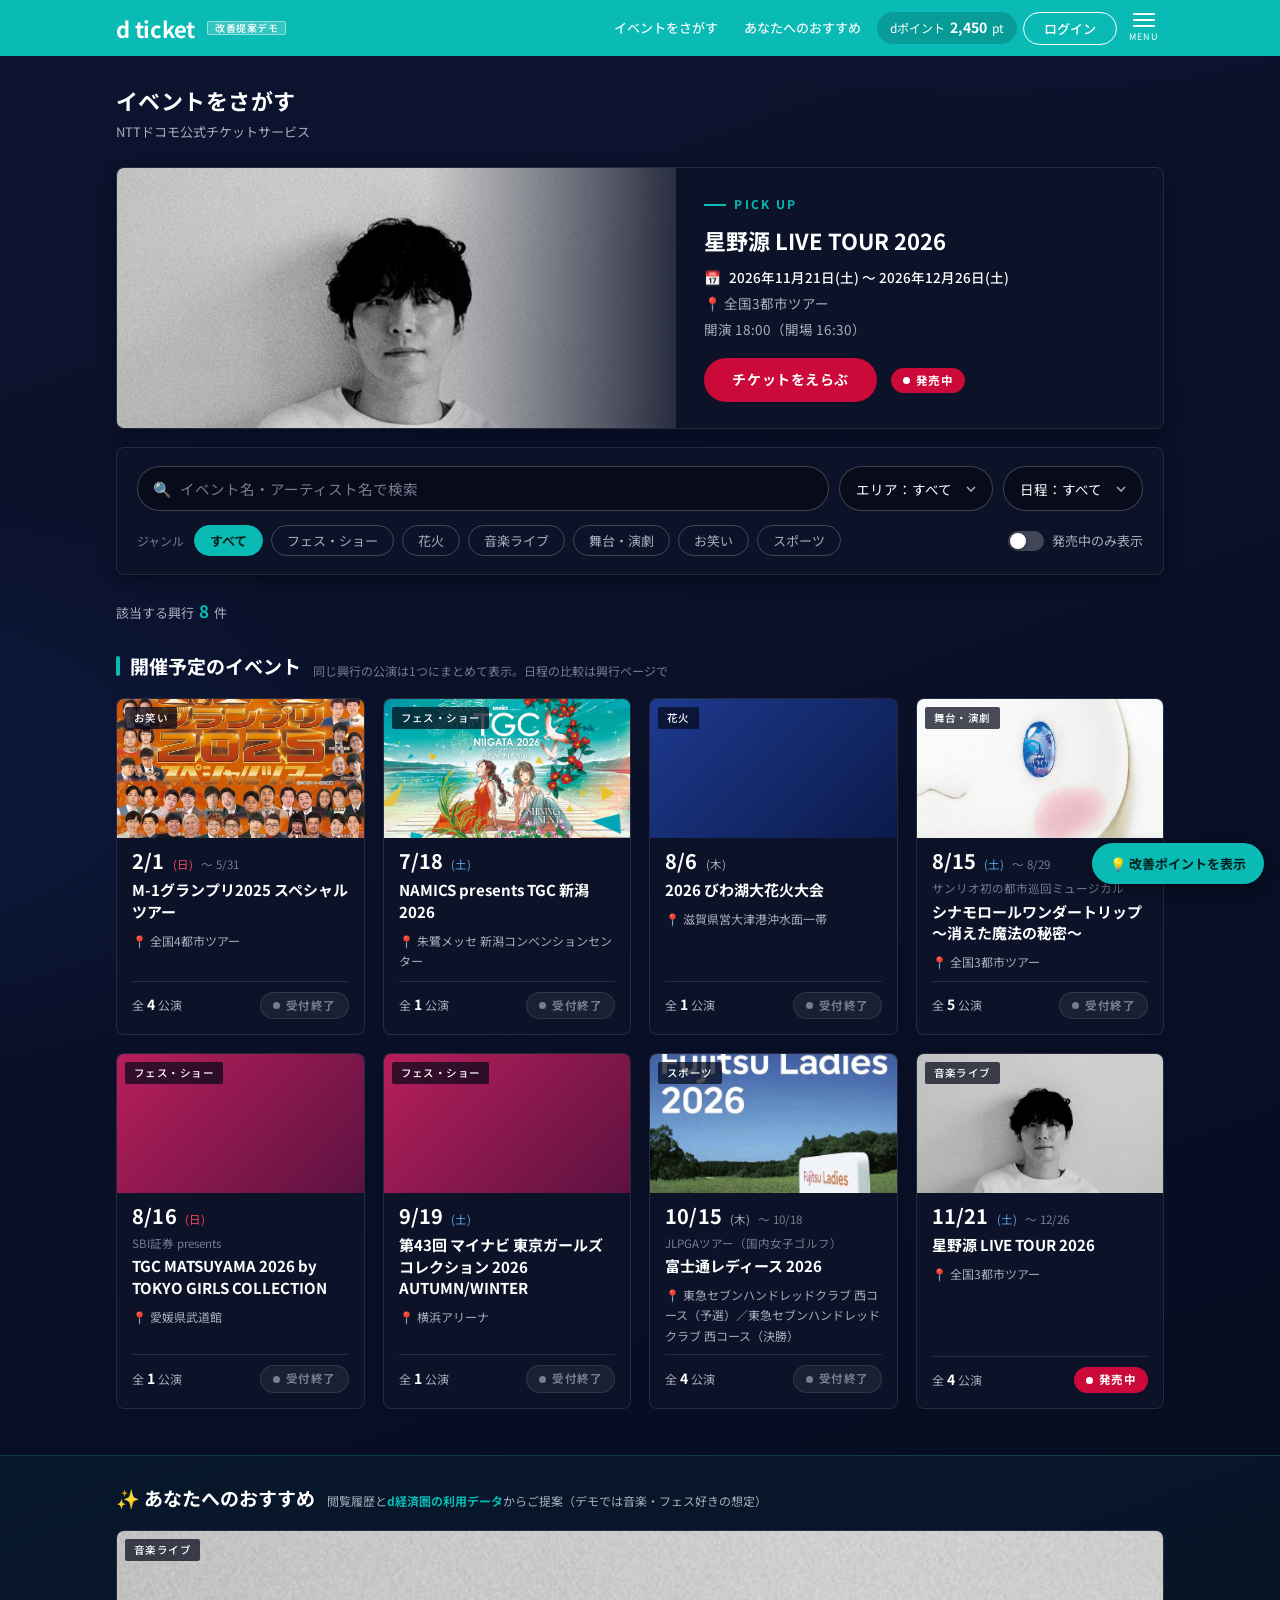
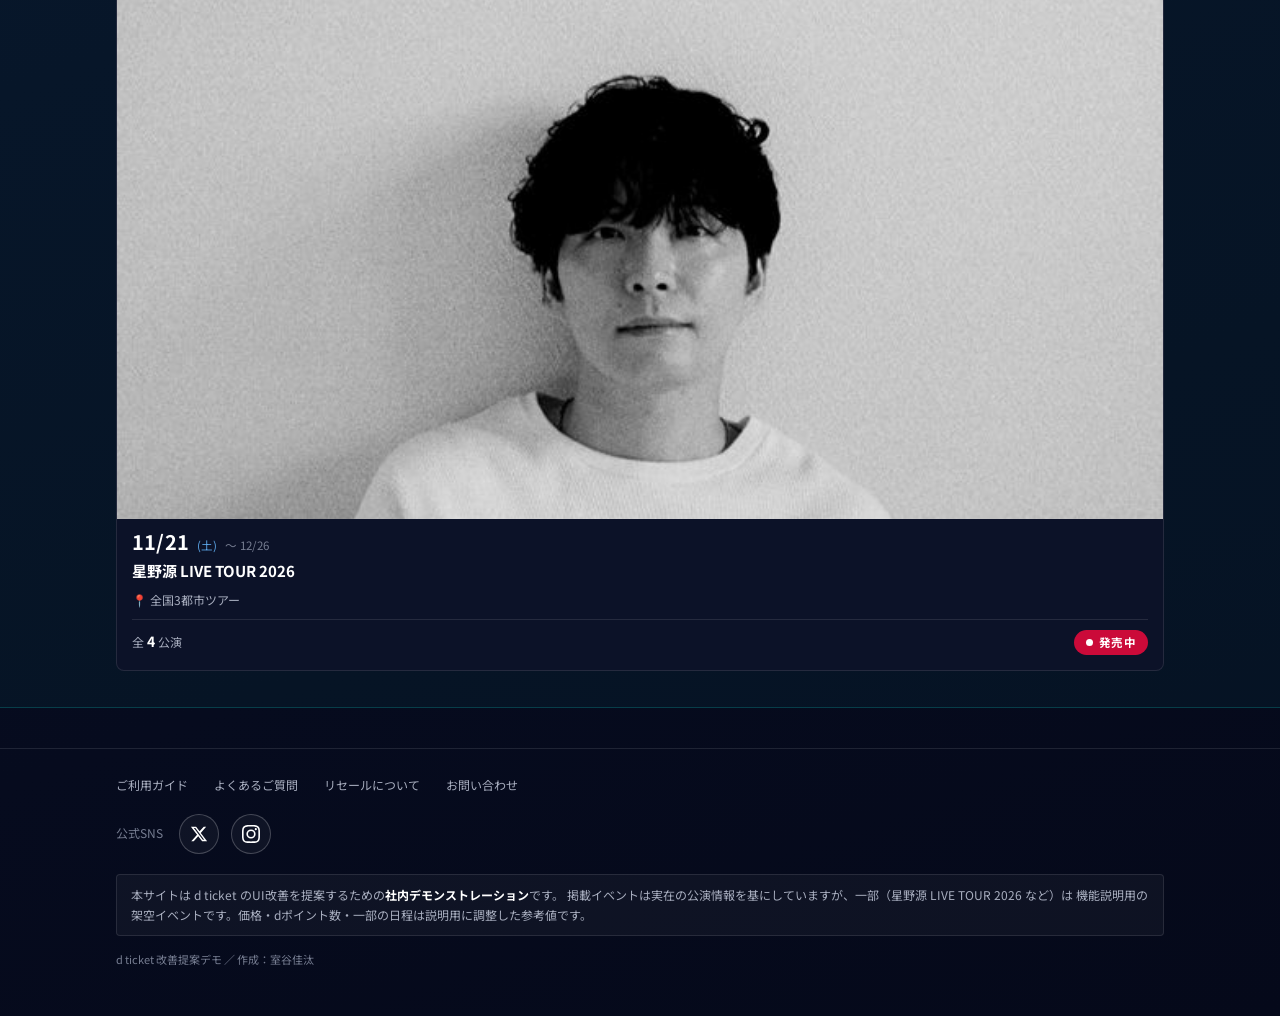
<file: index.html>
<!doctype html>
<html lang="ja">
<head>
  <meta charset="utf-8">
  <title>d ticket｜改善提案デモ</title>
  <meta name="description" content="d ticket UI改善提案のデモサイト。検索・絞り込み、興行ごとのページ、発売状況の明示、サイト内レコメンドを実装したプロトタイプです。">
  <meta name="viewport" content="width=device-width,initial-scale=1">
  <meta name="theme-color" content="#0abab5">
  <link rel="preconnect" href="https://fonts.googleapis.com">
  <link rel="preconnect" href="https://fonts.gstatic.com" crossorigin>
  <link href="https://fonts.googleapis.com/css2?family=Noto+Sans+JP:wght@400;500;700&display=swap" rel="stylesheet">
  <link rel="stylesheet" href="css/style.css">
</head>
<body>

  <header class="site-header">
    <div class="wrap">
      <a class="logo" href="index.html">
        d&nbsp;ticket
        <span class="demo-tag">改善提案デモ</span>
      </a>
      <nav class="header-nav">
        <a href="#events">イベントをさがす</a>
        <a href="#recommend">あなたへのおすすめ</a>
        <span class="dpoint">dポイント <b>2,450</b> pt</span>
        <button class="login-btn" type="button">ログイン</button>
        <button class="menu-btn" id="menu-btn" type="button" aria-label="メニューを開く" data-point="リセール・分配はメニューに集約">
          <span class="bars"><span></span><span></span><span></span></span>
          <span class="menu-label">MENU</span>
        </button>
      </nav>
    </div>
  </header>

  <div class="drawer-backdrop" id="drawer-backdrop"></div>
  <nav class="drawer" id="drawer" aria-label="メニュー">
    <div class="drawer-head">
      <span>d&nbsp;ticket</span>
      <button class="drawer-close" id="drawer-close" type="button" aria-label="メニューを閉じる">&times;</button>
    </div>
    <span class="drawer-group-label">チケット</span>
    <a class="drawer-item" href="index.html#events">
      <span class="d-ico">&#128269;</span>
      <span class="d-main">イベントをさがす</span>
      <span class="arrow">&#8250;</span>
    </a>
    <a class="drawer-item" href="#" data-demo="公式リセールへ進みます。行けなくなったチケットを定価で安心・安全に売買できます">
      <span class="d-ico">&#128257;</span>
      <span class="d-main">リセール<span class="d-desc">行けなくなったチケットを売る・買う</span></span>
      <span class="arrow">&#8250;</span>
    </a>
    <a class="drawer-item" href="#" data-demo="チケット分配へ進みます。購入したチケットを同行者に送れます">
      <span class="d-ico">&#128228;</span>
      <span class="d-main">チケット分配<span class="d-desc">同行者にチケットを送る</span></span>
      <span class="arrow">&#8250;</span>
    </a>
    <a class="drawer-item" href="#" data-demo="購入済みチケットの一覧へ進みます">
      <span class="d-ico">&#127903;</span>
      <span class="d-main">チケット一覧</span>
      <span class="arrow">&#8250;</span>
    </a>
    <span class="drawer-group-label">サポート</span>
    <a class="drawer-item" href="#" data-demo="ご利用ガイドを表示します">
      <span class="d-ico">&#128214;</span>
      <span class="d-main">ご利用ガイド</span>
      <span class="arrow">&#8250;</span>
    </a>
    <a class="drawer-item" href="#" data-demo="よくあるご質問を表示します">
      <span class="d-ico">&#10067;</span>
      <span class="d-main">よくあるご質問</span>
      <span class="arrow">&#8250;</span>
    </a>
    <div class="drawer-foot">
      <button class="login-btn" type="button" data-demo="ログイン画面へ進みます">ログイン</button>
    </div>
  </nav>

  <div class="wrap">
    <div class="page-bar">
      <h1>イベントをさがす</h1>
      <p>NTTドコモ公式チケットサービス</p>
    </div>

    <!-- 注目興行 -->
    <div id="featured"></div>

    <!-- 改善① 検索・絞り込み -->
    <div class="search-panel" data-point="改善① 検索・絞り込み（現状：機能なし）">
      <div class="search-row">
        <div class="search-box">
          <span class="icon">&#128269;</span>
          <input id="keyword" type="search" placeholder="イベント名・アーティスト名で検索" autocomplete="off">
        </div>
        <select id="region-select">
          <option value="">エリア：すべて</option>
        </select>
        <select id="month-select">
          <option value="">日程：すべて</option>
        </select>
      </div>
      <div class="chip-row">
        <span class="label">ジャンル</span>
        <span id="genre-chips" style="display:contents"></span>
        <label class="toggle-onsale" data-point="改善③ 発売中だけに絞れる">
          <input id="onsale-only" type="checkbox">
          <span class="switch"></span>
          発売中のみ表示
        </label>
      </div>
    </div>

    <div class="result-meta">
      <span class="count">該当する興行 <b id="result-count">0</b> 件</span>
      <button class="clear-filters" id="clear-filters" type="button">条件をクリア</button>
    </div>

    <!-- 改善② 興行単位の一覧 -->
    <section class="section" id="events">
      <div class="section-head" data-point="改善② 日時順の羅列 → 興行単位のカードに">
        <h2>開催予定のイベント</h2>
        <span class="sub">同じ興行の公演は1つにまとめて表示。日程の比較は興行ページで</span>
      </div>
      <div class="event-grid" id="event-grid"></div>
      <div class="empty-state" id="empty-state" hidden>
        <div class="big">&#127915;</div>
        条件に合う興行が見つかりませんでした。<br>条件を変えてお試しください。
      </div>
    </section>
  </div>

  <!-- 改善④ サイト内レコメンド -->
  <section class="recommend-section" id="recommend">
    <div class="wrap">
      <div class="recommend-head" data-point="改善④ レコメンドをメール限定 → サイト内に">
        <h2>&#10024; あなたへのおすすめ</h2>
        <span class="why">閲覧履歴と<b>d経済圏の利用データ</b>からご提案（デモでは音楽・フェス好きの想定）</span>
      </div>
      <div class="recommend-strip" id="recommend-strip"></div>
    </div>
  </section>

  <footer class="site-footer">
    <div class="wrap">
      <div class="foot-grid">
        <a href="#">ご利用ガイド</a>
        <a href="#">よくあるご質問</a>
        <a href="#">リセールについて</a>
        <a href="#">お問い合わせ</a>
      </div>
      <div class="sns-row">
        <span class="sns-label">公式SNS</span>
        <a class="sns-btn" href="#" aria-label="X（旧Twitter）" data-demo="d ticket 公式Xを開きます">
          <svg viewBox="0 0 24 24" aria-hidden="true"><path d="M18.244 2.25h3.308l-7.227 8.26 8.502 11.24H16.17l-5.214-6.817L4.99 21.75H1.68l7.73-8.835L1.254 2.25H8.08l4.713 6.231 5.451-6.231zm-1.161 17.52h1.833L7.084 4.126H5.117l11.966 15.644z"/></svg>
        </a>
        <a class="sns-btn" href="#" aria-label="Instagram" data-demo="d ticket 公式Instagramを開きます">
          <svg viewBox="0 0 24 24" aria-hidden="true"><path d="M12 2.163c3.204 0 3.584.012 4.85.07 3.252.148 4.771 1.691 4.919 4.919.058 1.265.069 1.645.069 4.849 0 3.205-.012 3.584-.069 4.849-.149 3.225-1.664 4.771-4.919 4.919-1.266.058-1.644.07-4.85.07-3.204 0-3.584-.012-4.849-.07-3.26-.149-4.771-1.699-4.919-4.92-.058-1.265-.07-1.644-.07-4.849 0-3.204.013-3.583.07-4.849.149-3.227 1.664-4.771 4.919-4.919 1.266-.057 1.645-.069 4.849-.069zM12 0C8.741 0 8.333.014 7.053.072 2.695.272.273 2.69.073 7.052.014 8.333 0 8.741 0 12c0 3.259.014 3.668.072 4.948.2 4.358 2.618 6.78 6.98 6.98C8.333 23.986 8.741 24 12 24c3.259 0 3.668-.014 4.948-.072 4.354-.2 6.782-2.618 6.979-6.98.059-1.28.073-1.689.073-4.948 0-3.259-.014-3.667-.072-4.947-.196-4.354-2.617-6.78-6.979-6.98C15.668.014 15.259 0 12 0zm0 5.838a6.162 6.162 0 1 0 0 12.324 6.162 6.162 0 0 0 0-12.324zM12 16a4 4 0 1 1 0-8 4 4 0 0 1 0 8zm6.406-11.845a1.44 1.44 0 1 0 0 2.881 1.44 1.44 0 0 0 0-2.881z"/></svg>
        </a>
      </div>
      <p class="disclaimer">
        本サイトは d ticket のUI改善を提案するための<b>社内デモンストレーション</b>です。
        掲載イベントは実在の公演情報を基にしていますが、一部（星野源 LIVE TOUR 2026 など）は
        機能説明用の架空イベントです。価格・dポイント数・一部の日程は説明用に調整した参考値です。
      </p>
      <p class="copy">d ticket 改善提案デモ ／ 作成：室谷佳汰</p>
    </div>
  </footer>

  <button class="points-toggle" id="points-toggle" type="button">&#128161; 改善ポイントを表示</button>

  <script src="js/data.js"></script>
  <script src="js/common.js"></script>
  <script src="js/app.js"></script>
</body>
</html>
</file>
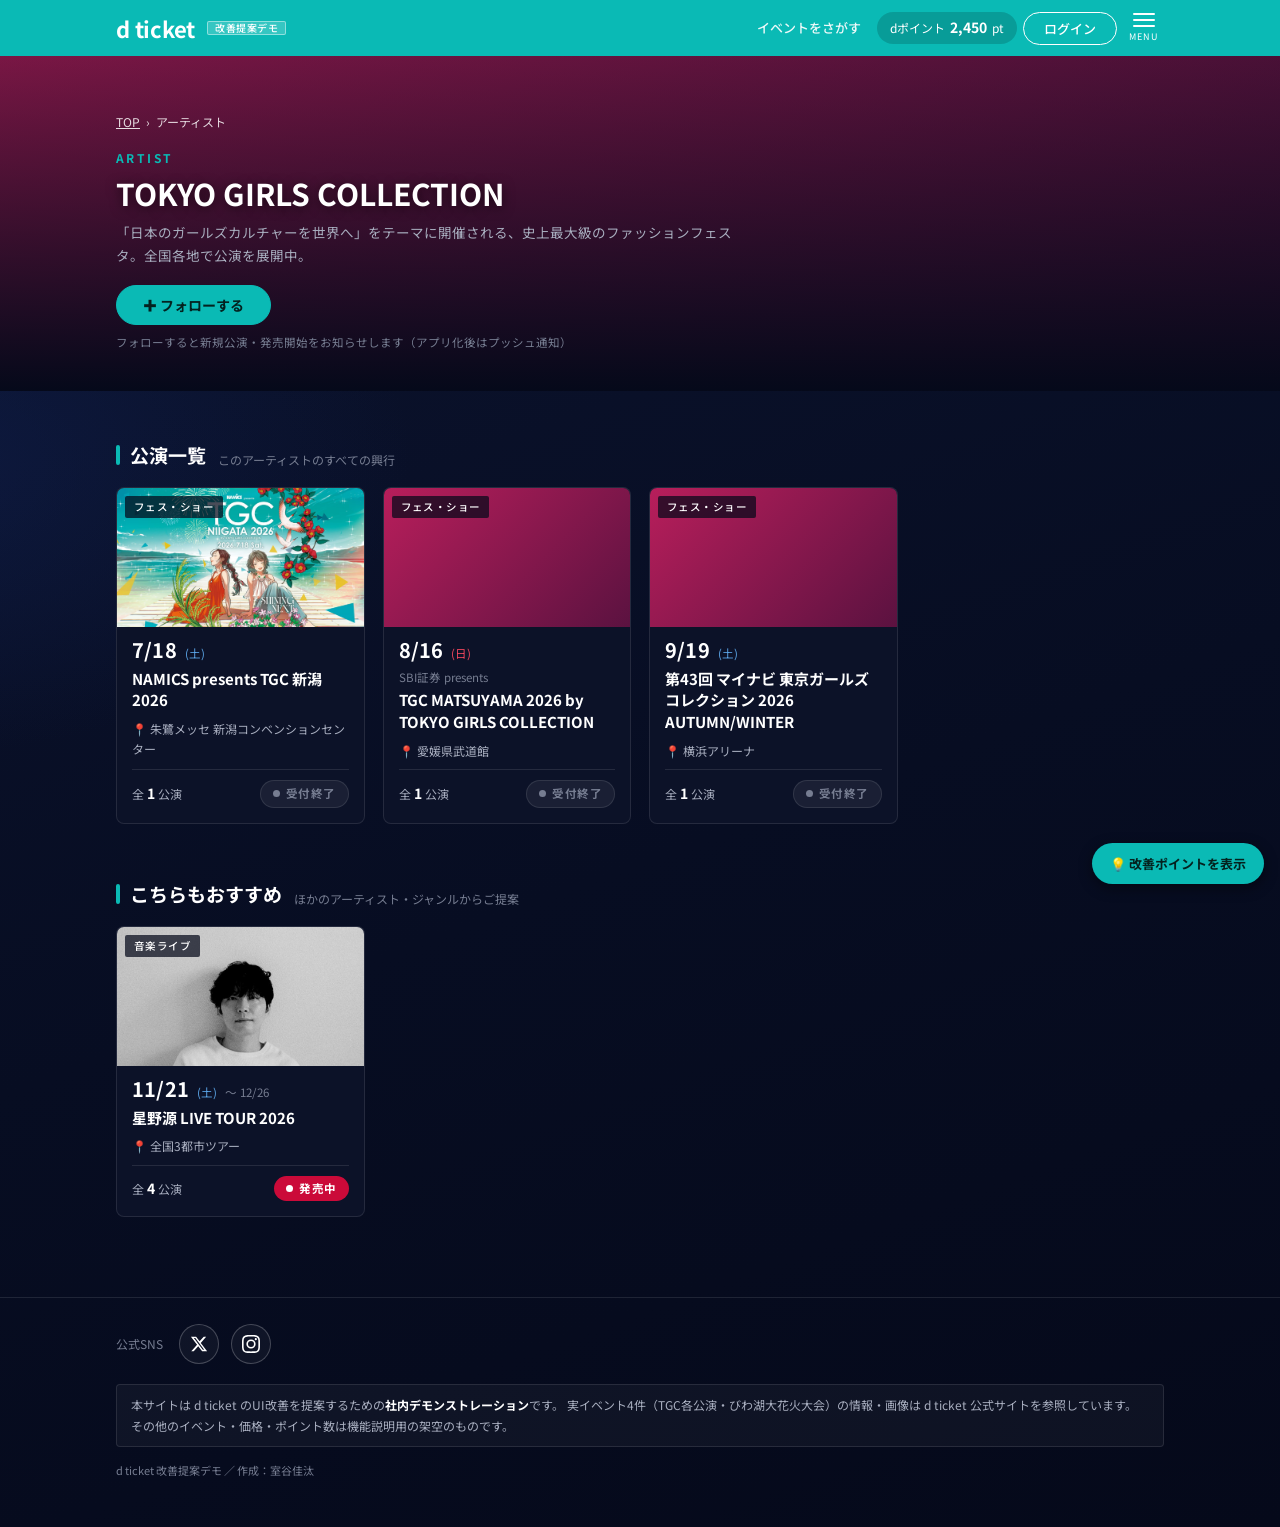
<file: artist.html>
<!doctype html>
<html lang="ja">
<head>
  <meta charset="utf-8">
  <title>アーティスト｜d ticket 改善提案デモ</title>
  <meta name="description" content="アーティスト単位で公演を探せるアーティストページのデモです。">
  <meta name="viewport" content="width=device-width,initial-scale=1">
  <meta name="theme-color" content="#0abab5">
  <link rel="preconnect" href="https://fonts.googleapis.com">
  <link rel="preconnect" href="https://fonts.gstatic.com" crossorigin>
  <link href="https://fonts.googleapis.com/css2?family=Noto+Sans+JP:wght@400;500;700&display=swap" rel="stylesheet">
  <link rel="stylesheet" href="css/style.css">
</head>
<body>

  <header class="site-header">
    <div class="wrap">
      <a class="logo" href="index.html">
        d&nbsp;ticket
        <span class="demo-tag">改善提案デモ</span>
      </a>
      <nav class="header-nav">
        <a href="index.html#events">イベントをさがす</a>
        <span class="dpoint">dポイント <b>2,450</b> pt</span>
        <button class="login-btn" type="button">ログイン</button>
        <button class="menu-btn" id="menu-btn" type="button" aria-label="メニューを開く" data-point="リセール・分配はメニューに集約">
          <span class="bars"><span></span><span></span><span></span></span>
          <span class="menu-label">MENU</span>
        </button>
      </nav>
    </div>
  </header>

  <div class="drawer-backdrop" id="drawer-backdrop"></div>
  <nav class="drawer" id="drawer" aria-label="メニュー">
    <div class="drawer-head">
      <span>d&nbsp;ticket</span>
      <button class="drawer-close" id="drawer-close" type="button" aria-label="メニューを閉じる">&times;</button>
    </div>
    <span class="drawer-group-label">チケット</span>
    <a class="drawer-item" href="index.html#events">
      <span class="d-ico">&#128269;</span>
      <span class="d-main">イベントをさがす</span>
      <span class="arrow">&#8250;</span>
    </a>
    <a class="drawer-item" href="#" data-demo="公式リセールへ進みます。行けなくなったチケットを定価で安心・安全に売買できます">
      <span class="d-ico">&#128257;</span>
      <span class="d-main">リセール<span class="d-desc">行けなくなったチケットを売る・買う</span></span>
      <span class="arrow">&#8250;</span>
    </a>
    <a class="drawer-item" href="#" data-demo="チケット分配へ進みます。購入したチケットを同行者に送れます">
      <span class="d-ico">&#128228;</span>
      <span class="d-main">チケット分配<span class="d-desc">同行者にチケットを送る</span></span>
      <span class="arrow">&#8250;</span>
    </a>
    <a class="drawer-item" href="#" data-demo="購入済みチケットの一覧へ進みます">
      <span class="d-ico">&#127903;</span>
      <span class="d-main">チケット一覧</span>
      <span class="arrow">&#8250;</span>
    </a>
    <span class="drawer-group-label">サポート</span>
    <a class="drawer-item" href="#" data-demo="ご利用ガイドを表示します">
      <span class="d-ico">&#128214;</span>
      <span class="d-main">ご利用ガイド</span>
      <span class="arrow">&#8250;</span>
    </a>
    <a class="drawer-item" href="#" data-demo="よくあるご質問を表示します">
      <span class="d-ico">&#10067;</span>
      <span class="d-main">よくあるご質問</span>
      <span class="arrow">&#8250;</span>
    </a>
    <div class="drawer-foot">
      <button class="login-btn" type="button" data-demo="ログイン画面へ進みます">ログイン</button>
    </div>
  </nav>

  <!-- アーティストヒーロー -->
  <div class="artist-hero" id="artist-hero">
    <div class="wrap">
      <p class="breadcrumb"><a href="index.html">TOP</a> &nbsp;&#8250;&nbsp; アーティスト</p>
      <span class="artist-label">ARTIST</span>
      <h1 id="artist-name"></h1>
      <p class="artist-desc" id="artist-desc"></p>
      <div data-point="フォロー＝発売通知。アプリ化（中長期施策）への布石">
        <button class="follow-btn" id="follow-btn" type="button">&#10010; フォローする</button>
        <span class="follow-note">フォローすると新規公演・発売開始をお知らせします（アプリ化後はプッシュ通知）</span>
      </div>
    </div>
  </div>

  <div class="detail-body">
    <div class="wrap">
      <!-- 公演一覧 -->
      <section class="section">
        <div class="section-head" data-point="アーティスト単位で公演を探せる（N1分析①への回答）">
          <h2>公演一覧</h2>
          <span class="sub">このアーティストのすべての興行</span>
        </div>
        <div class="event-grid" id="artist-grid"></div>
      </section>

      <!-- 他のおすすめ -->
      <section class="section">
        <div class="section-head" data-point="改善④ ここでも次のおすすめを提示">
          <h2>こちらもおすすめ</h2>
          <span class="sub">ほかのアーティスト・ジャンルからご提案</span>
        </div>
        <div class="event-grid" id="other-grid"></div>
      </section>
    </div>
  </div>

  <footer class="site-footer">
    <div class="wrap">
      <div class="sns-row">
        <span class="sns-label">公式SNS</span>
        <a class="sns-btn" href="#" aria-label="X（旧Twitter）" data-demo="d ticket 公式Xを開きます">
          <svg viewBox="0 0 24 24" aria-hidden="true"><path d="M18.244 2.25h3.308l-7.227 8.26 8.502 11.24H16.17l-5.214-6.817L4.99 21.75H1.68l7.73-8.835L1.254 2.25H8.08l4.713 6.231 5.451-6.231zm-1.161 17.52h1.833L7.084 4.126H5.117l11.966 15.644z"/></svg>
        </a>
        <a class="sns-btn" href="#" aria-label="Instagram" data-demo="d ticket 公式Instagramを開きます">
          <svg viewBox="0 0 24 24" aria-hidden="true"><path d="M12 2.163c3.204 0 3.584.012 4.85.07 3.252.148 4.771 1.691 4.919 4.919.058 1.265.069 1.645.069 4.849 0 3.205-.012 3.584-.069 4.849-.149 3.225-1.664 4.771-4.919 4.919-1.266.058-1.644.07-4.85.07-3.204 0-3.584-.012-4.849-.07-3.26-.149-4.771-1.699-4.919-4.92-.058-1.265-.07-1.644-.07-4.849 0-3.204.013-3.583.07-4.849.149-3.227 1.664-4.771 4.919-4.919 1.266-.057 1.645-.069 4.849-.069zM12 0C8.741 0 8.333.014 7.053.072 2.695.272.273 2.69.073 7.052.014 8.333 0 8.741 0 12c0 3.259.014 3.668.072 4.948.2 4.358 2.618 6.78 6.98 6.98C8.333 23.986 8.741 24 12 24c3.259 0 3.668-.014 4.948-.072 4.354-.2 6.782-2.618 6.979-6.98.059-1.28.073-1.689.073-4.948 0-3.259-.014-3.667-.072-4.947-.196-4.354-2.617-6.78-6.979-6.98C15.668.014 15.259 0 12 0zm0 5.838a6.162 6.162 0 1 0 0 12.324 6.162 6.162 0 0 0 0-12.324zM12 16a4 4 0 1 1 0-8 4 4 0 0 1 0 8zm6.406-11.845a1.44 1.44 0 1 0 0 2.881 1.44 1.44 0 0 0 0-2.881z"/></svg>
        </a>
      </div>
      <p class="disclaimer">
        本サイトは d ticket のUI改善を提案するための<b>社内デモンストレーション</b>です。
        実イベント4件（TGC各公演・びわ湖大花火大会）の情報・画像は d ticket 公式サイトを参照しています。
        その他のイベント・価格・ポイント数は機能説明用の架空のものです。
      </p>
      <p class="copy">d ticket 改善提案デモ ／ 作成：室谷佳汰</p>
    </div>
  </footer>

  <button class="points-toggle" id="points-toggle" type="button">&#128161; 改善ポイントを表示</button>

  <script src="js/data.js"></script>
  <script src="js/common.js"></script>
  <script src="js/artist.js"></script>
</body>
</html>
</file>
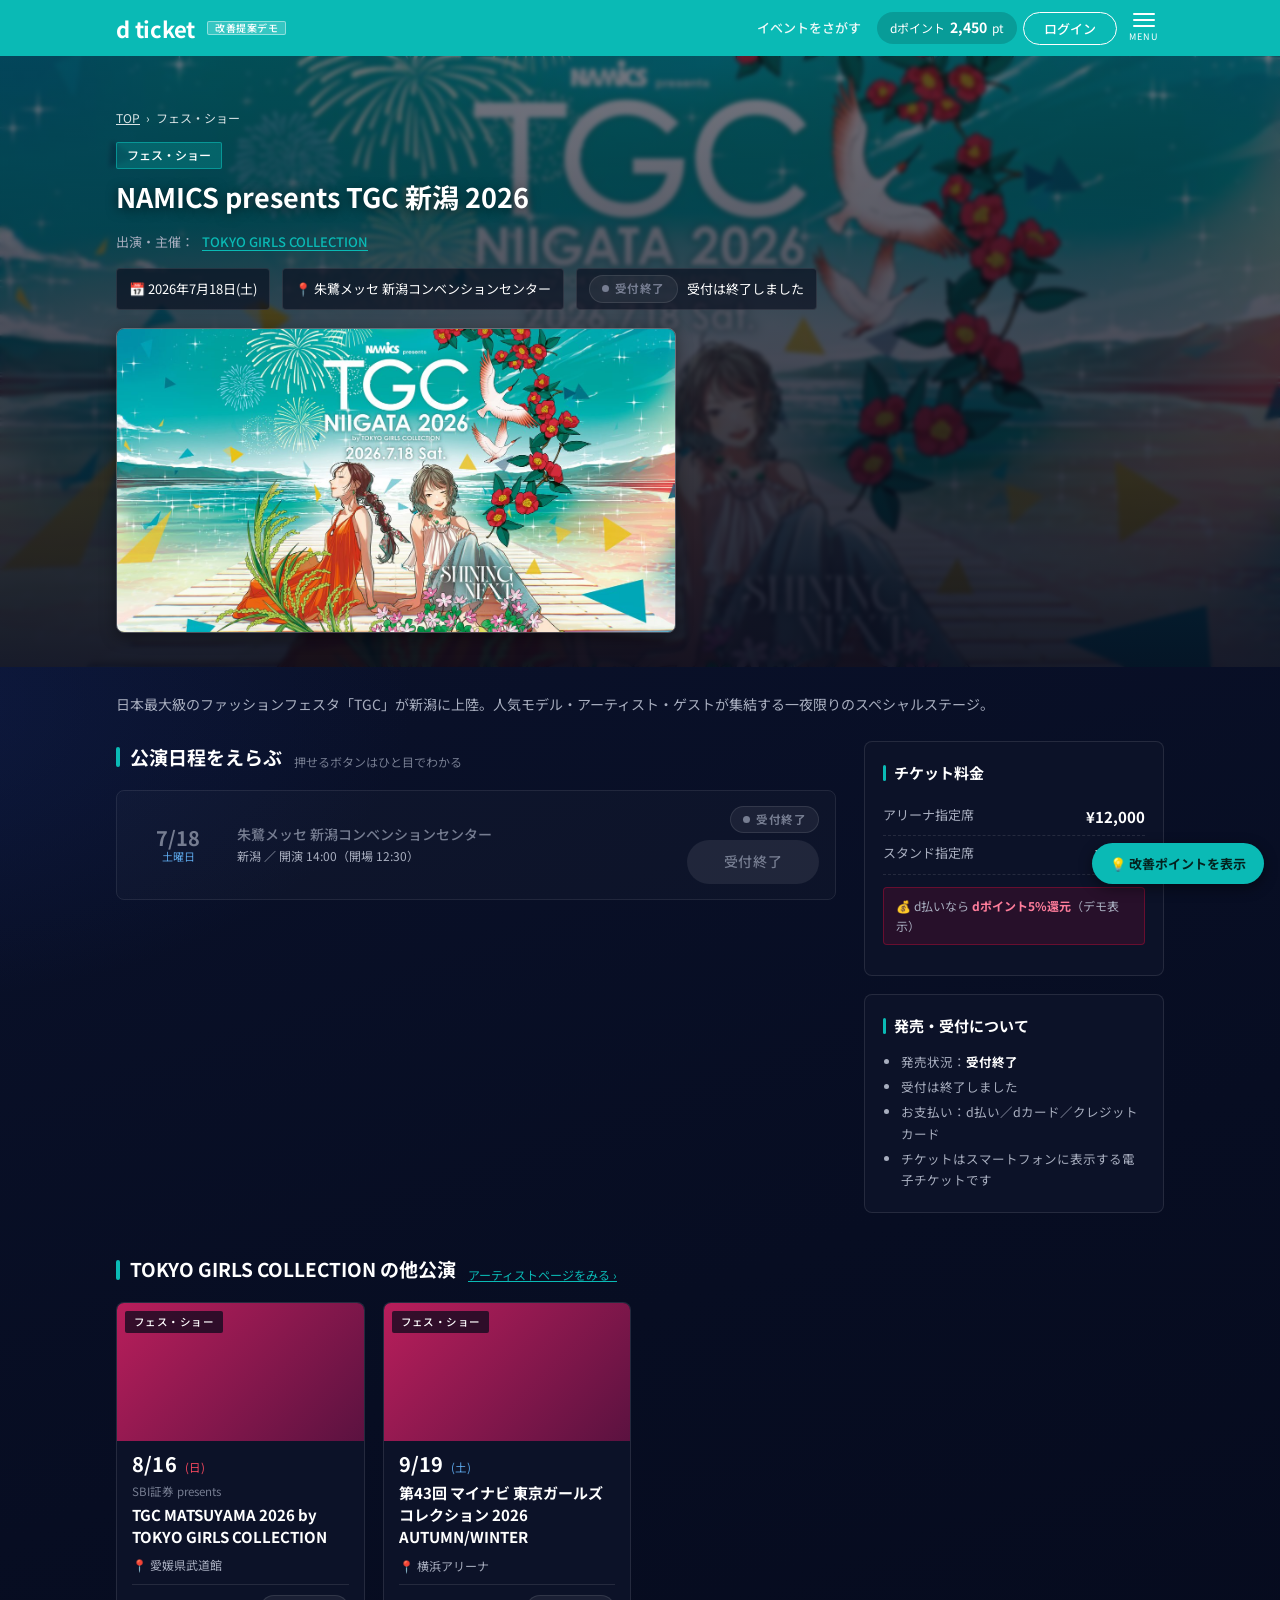
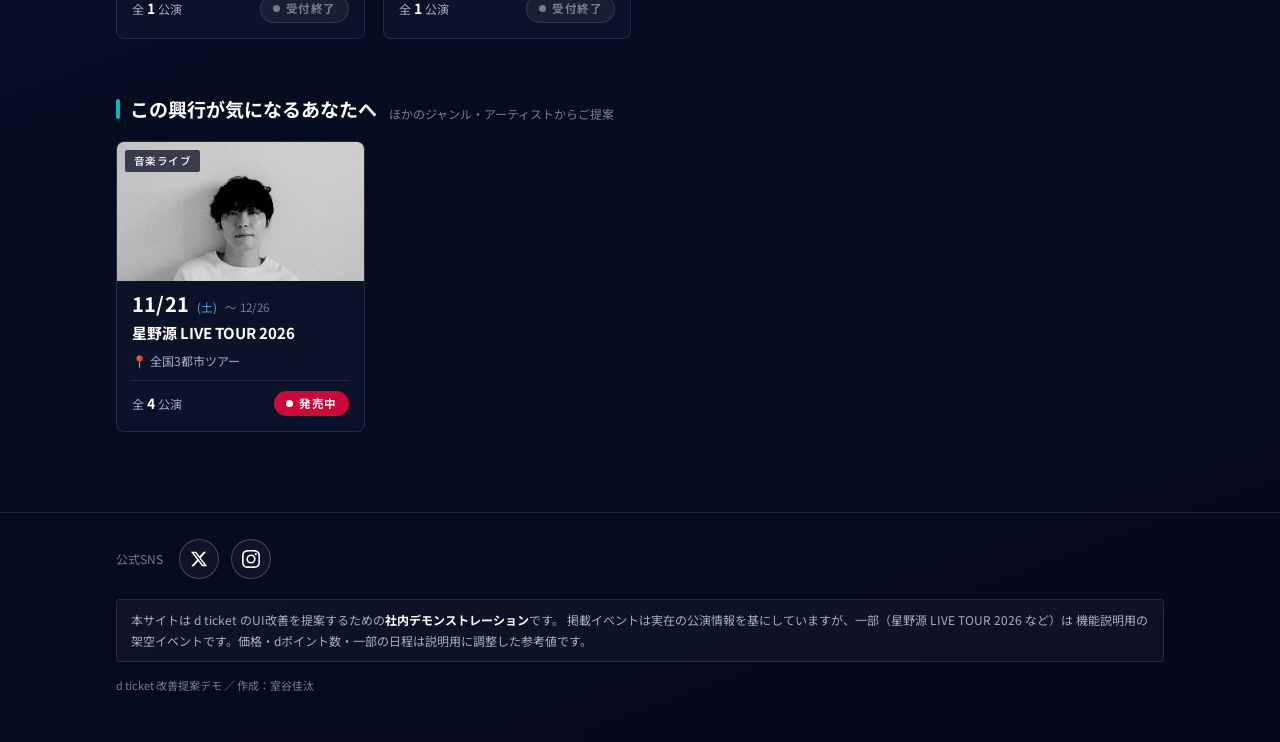
<file: event.html>
<!doctype html>
<html lang="ja">
<head>
  <meta charset="utf-8">
  <title>興行詳細｜d ticket 改善提案デモ</title>
  <meta name="description" content="興行ごとの全公演・全日程を一覧で比較できる詳細ページのデモです。">
  <meta name="viewport" content="width=device-width,initial-scale=1">
  <meta name="theme-color" content="#0abab5">
  <link rel="preconnect" href="https://fonts.googleapis.com">
  <link rel="preconnect" href="https://fonts.gstatic.com" crossorigin>
  <link href="https://fonts.googleapis.com/css2?family=Noto+Sans+JP:wght@400;500;700&display=swap" rel="stylesheet">
  <link rel="stylesheet" href="css/style.css">
</head>
<body>

  <header class="site-header">
    <div class="wrap">
      <a class="logo" href="index.html">
        d&nbsp;ticket
        <span class="demo-tag">改善提案デモ</span>
      </a>
      <nav class="header-nav">
        <a href="index.html#events">イベントをさがす</a>
        <span class="dpoint">dポイント <b>2,450</b> pt</span>
        <button class="login-btn" type="button">ログイン</button>
        <button class="menu-btn" id="menu-btn" type="button" aria-label="メニューを開く" data-point="リセール・分配はメニューに集約">
          <span class="bars"><span></span><span></span><span></span></span>
          <span class="menu-label">MENU</span>
        </button>
      </nav>
    </div>
  </header>

  <div class="drawer-backdrop" id="drawer-backdrop"></div>
  <nav class="drawer" id="drawer" aria-label="メニュー">
    <div class="drawer-head">
      <span>d&nbsp;ticket</span>
      <button class="drawer-close" id="drawer-close" type="button" aria-label="メニューを閉じる">&times;</button>
    </div>
    <span class="drawer-group-label">チケット</span>
    <a class="drawer-item" href="index.html#events">
      <span class="d-ico">&#128269;</span>
      <span class="d-main">イベントをさがす</span>
      <span class="arrow">&#8250;</span>
    </a>
    <a class="drawer-item" href="#" data-demo="公式リセールへ進みます。行けなくなったチケットを定価で安心・安全に売買できます">
      <span class="d-ico">&#128257;</span>
      <span class="d-main">リセール<span class="d-desc">行けなくなったチケットを売る・買う</span></span>
      <span class="arrow">&#8250;</span>
    </a>
    <a class="drawer-item" href="#" data-demo="チケット分配へ進みます。購入したチケットを同行者に送れます">
      <span class="d-ico">&#128228;</span>
      <span class="d-main">チケット分配<span class="d-desc">同行者にチケットを送る</span></span>
      <span class="arrow">&#8250;</span>
    </a>
    <a class="drawer-item" href="#" data-demo="購入済みチケットの一覧へ進みます">
      <span class="d-ico">&#127903;</span>
      <span class="d-main">チケット一覧</span>
      <span class="arrow">&#8250;</span>
    </a>
    <span class="drawer-group-label">サポート</span>
    <a class="drawer-item" href="#" data-demo="ご利用ガイドを表示します">
      <span class="d-ico">&#128214;</span>
      <span class="d-main">ご利用ガイド</span>
      <span class="arrow">&#8250;</span>
    </a>
    <a class="drawer-item" href="#" data-demo="よくあるご質問を表示します">
      <span class="d-ico">&#10067;</span>
      <span class="d-main">よくあるご質問</span>
      <span class="arrow">&#8250;</span>
    </a>
    <div class="drawer-foot">
      <button class="login-btn" type="button" data-demo="ログイン画面へ進みます">ログイン</button>
    </div>
  </nav>

  <!-- 興行ヒーロー -->
  <div class="detail-hero" id="detail-hero">
    <div class="wrap">
      <p class="breadcrumb"><a href="index.html">TOP</a> &nbsp;&#8250;&nbsp; <span id="bc-genre"></span></p>
      <span class="detail-genre" id="detail-genre"></span>
      <p class="sub-title" id="detail-sub"></p>
      <h1 id="detail-title"></h1>
      <div class="detail-artist-link" id="detail-artist-link"></div>
      <div class="detail-summary" id="detail-summary"></div>
      <div class="detail-key-visual" id="detail-key-visual"></div>
    </div>
  </div>

  <div class="detail-body">
    <div class="wrap">
      <!-- びわ湖大花火大会など、専用レイアウトを持つ興行はここに描画 -->
      <div id="rich-detail" hidden></div>

      <!-- 通常の興行レイアウト -->
      <div id="default-detail">
        <p class="detail-desc" id="detail-desc"></p>
        <div class="detail-grid">
          <div>
            <!-- 改善② 全公演一覧 / 改善③ 発売状況 -->
            <div class="section-head" data-point="改善② 同じ興行の全日程をここで比較できる">
              <h2>公演日程をえらぶ</h2>
              <span class="sub">押せるボタンはひと目でわかる</span>
            </div>
            <div class="perf-list" id="perf-list" data-point="改善③ 発売中／発売前／受付終了 を明示（現状：押すとエラー）"></div>
          </div>

          <aside>
            <div class="side-card">
              <h3>チケット料金</h3>
              <div id="price-list"></div>
              <p class="point-note">&#128176; d払いなら <b>dポイント5%還元</b>（デモ表示）</p>
            </div>
            <div class="side-card">
              <h3>発売・受付について</h3>
              <ul id="sale-info"></ul>
            </div>
          </aside>
        </div>
      </div>

      <!-- アーティストの他公演 -->
      <section class="section" id="artist-events-section" hidden>
        <div class="section-head" data-point="アーティスト単位で他公演をたどれる">
          <h2 id="artist-events-title"></h2>
          <span class="sub"><a id="artist-page-link" href="#" style="color:var(--teal);text-decoration:underline">アーティストページをみる &#8250;</a></span>
        </div>
        <div class="event-grid" id="artist-events-grid"></div>
      </section>

      <!-- 改善④ 関連レコメンド -->
      <section class="section">
        <div class="section-head" data-point="改善④ 興行ページにも「次のおすすめ」を表示">
          <h2>この興行が気になるあなたへ</h2>
          <span class="sub">ほかのジャンル・アーティストからご提案</span>
        </div>
        <div class="event-grid" id="related-grid"></div>
      </section>
    </div>
  </div>

  <!-- モバイル固定CTA -->
  <div class="sticky-cta" id="sticky-cta">
    <span class="info"><b id="cta-title"></b><span id="cta-note"></span></span>
    <button class="buy-btn onsale" id="cta-btn" type="button">申込む</button>
  </div>

  <footer class="site-footer">
    <div class="wrap">
      <div class="sns-row">
        <span class="sns-label">公式SNS</span>
        <a class="sns-btn" href="#" aria-label="X（旧Twitter）" data-demo="d ticket 公式Xを開きます">
          <svg viewBox="0 0 24 24" aria-hidden="true"><path d="M18.244 2.25h3.308l-7.227 8.26 8.502 11.24H16.17l-5.214-6.817L4.99 21.75H1.68l7.73-8.835L1.254 2.25H8.08l4.713 6.231 5.451-6.231zm-1.161 17.52h1.833L7.084 4.126H5.117l11.966 15.644z"/></svg>
        </a>
        <a class="sns-btn" href="#" aria-label="Instagram" data-demo="d ticket 公式Instagramを開きます">
          <svg viewBox="0 0 24 24" aria-hidden="true"><path d="M12 2.163c3.204 0 3.584.012 4.85.07 3.252.148 4.771 1.691 4.919 4.919.058 1.265.069 1.645.069 4.849 0 3.205-.012 3.584-.069 4.849-.149 3.225-1.664 4.771-4.919 4.919-1.266.058-1.644.07-4.85.07-3.204 0-3.584-.012-4.849-.07-3.26-.149-4.771-1.699-4.919-4.92-.058-1.265-.07-1.644-.07-4.849 0-3.204.013-3.583.07-4.849.149-3.227 1.664-4.771 4.919-4.919 1.266-.057 1.645-.069 4.849-.069zM12 0C8.741 0 8.333.014 7.053.072 2.695.272.273 2.69.073 7.052.014 8.333 0 8.741 0 12c0 3.259.014 3.668.072 4.948.2 4.358 2.618 6.78 6.98 6.98C8.333 23.986 8.741 24 12 24c3.259 0 3.668-.014 4.948-.072 4.354-.2 6.782-2.618 6.979-6.98.059-1.28.073-1.689.073-4.948 0-3.259-.014-3.667-.072-4.947-.196-4.354-2.617-6.78-6.979-6.98C15.668.014 15.259 0 12 0zm0 5.838a6.162 6.162 0 1 0 0 12.324 6.162 6.162 0 0 0 0-12.324zM12 16a4 4 0 1 1 0-8 4 4 0 0 1 0 8zm6.406-11.845a1.44 1.44 0 1 0 0 2.881 1.44 1.44 0 0 0 0-2.881z"/></svg>
        </a>
      </div>
      <p class="disclaimer">
        本サイトは d ticket のUI改善を提案するための<b>社内デモンストレーション</b>です。
        掲載イベントは実在の公演情報を基にしていますが、一部（星野源 LIVE TOUR 2026 など）は
        機能説明用の架空イベントです。価格・dポイント数・一部の日程は説明用に調整した参考値です。
      </p>
      <p class="copy">d ticket 改善提案デモ ／ 作成：室谷佳汰</p>
    </div>
  </footer>

  <button class="points-toggle" id="points-toggle" type="button">&#128161; 改善ポイントを表示</button>

  <script src="js/data.js"></script>
  <script src="js/common.js"></script>
  <script src="js/event.js"></script>
</body>
</html>
</file>
<file: css/style.css>
/* =========================================================
   d ticket 改善提案デモ
   現行サイトのトーンを踏襲:
   - ヘッダー: ティール #0abab5 / 白ロゴ
   - 背景: ダークネイビー
   - ボタン: ドコモレッド #cb0a39 のピル型
   - フォント: Noto Sans JP
   - 土曜=青 / 日曜=赤 の日付表示
   ========================================================= */

:root {
  --teal: #0abab5;
  --teal-dark: #089e9a;
  --teal-pale: rgba(10, 186, 181, .14);
  --red: #cb0a39;
  --red-bright: #e3104a;
  --navy-deep: #05091a;
  --panel: #0c1228;
  --panel-2: #101735;
  --line: rgba(255, 255, 255, .10);
  --line-strong: rgba(255, 255, 255, .22);
  --text: #fff;
  --text-sub: #a8aebf;
  --text-dim: #767d91;
  --sat: #5ca6e8;
  --sun: #f5475e;
  --shadow: 0 4px 16px rgba(0, 0, 0, .4);
  --radius: 8px;
  --pill: 100px;
}

* { box-sizing: border-box; }

html { font-size: 62.5%; scroll-behavior: smooth; }

body {
  margin: 0;
  font-family: "Noto Sans JP", sans-serif;
  font-size: 1.4rem;
  line-height: 1.7;
  color: var(--text);
  background: var(--navy-deep);
  background-image:
    radial-gradient(1200px 600px at 80% -10%, rgba(28, 48, 110, .55), transparent 60%),
    radial-gradient(900px 500px at -10% 30%, rgba(18, 36, 90, .45), transparent 60%),
    linear-gradient(160deg, #0c1430 0%, #070d22 55%, #05091a 100%);
  /* PCでは background-attachment:fixed が毎スクロール再描画を招き重く（カクつき）なる。
     スマホはfixedを無視するため体感差が出ない。scroll にして描画を1回に抑える */
  background-attachment: scroll;
  -webkit-font-smoothing: antialiased;
}

a { color: inherit; text-decoration: none; }
button { font-family: inherit; cursor: pointer; }
img { max-width: 100%; display: block; }

.wrap {
  max-width: 1080px;
  margin: 0 auto;
  padding: 0 16px;
}

/* ---------- header（ティール） ---------- */
.site-header {
  position: sticky;
  top: 0;
  z-index: 100;
  background: var(--teal);
}

.site-header .wrap {
  display: flex;
  align-items: center;
  gap: 16px;
  height: 56px;
}

.logo {
  display: flex;
  align-items: center;
  gap: 2px;
  font-weight: 700;
  font-size: 2.2rem;
  letter-spacing: -.01em;
  line-height: 1;
  color: #fff;
}

.logo .demo-tag {
  margin-left: 10px;
  font-size: 1rem;
  font-weight: 500;
  color: #fff;
  background: rgba(255, 255, 255, .18);
  border: 1px solid rgba(255, 255, 255, .45);
  border-radius: 2px;
  padding: 1px 7px;
  letter-spacing: .05em;
}

.header-nav {
  display: flex;
  align-items: center;
  gap: 6px;
  margin-left: auto;
}

.header-nav a {
  font-size: 1.3rem;
  font-weight: 500;
  color: #fff;
  padding: 6px 10px;
  border-radius: 4px;
  opacity: .92;
}

.header-nav a:hover { background: rgba(255, 255, 255, .14); opacity: 1; }

.dpoint {
  display: flex;
  align-items: center;
  gap: 5px;
  font-size: 1.2rem;
  color: #fff;
  background: rgba(0, 0, 0, .16);
  border-radius: var(--pill);
  padding: 4px 13px;
  white-space: nowrap;
}

.dpoint b { font-size: 1.4rem; }

.login-btn {
  display: inline-flex;
  align-items: center;
  font-size: 1.3rem;
  font-weight: 500;
  color: #fff;
  background: transparent;
  border: 1.5px solid #fff;
  border-radius: var(--pill);
  padding: 6px 20px;
  white-space: nowrap;
  transition: background .15s;
}

.login-btn:hover { background: rgba(255, 255, 255, .14); }

/* ---------- ハンバーガーメニュー ---------- */
.menu-btn {
  display: flex;
  flex-direction: column;
  align-items: center;
  gap: 3px;
  background: transparent;
  border: none;
  color: #fff;
  padding: 4px 6px;
}

.menu-btn .bars {
  display: flex;
  flex-direction: column;
  gap: 4px;
  width: 22px;
}

.menu-btn .bars span {
  height: 2px;
  background: #fff;
  border-radius: 2px;
}

.menu-btn .menu-label { font-size: .9rem; letter-spacing: .1em; }

.drawer-backdrop {
  position: fixed;
  inset: 0;
  z-index: 300;
  background: rgba(0, 0, 0, .55);
  opacity: 0;
  pointer-events: none;
  transition: opacity .2s;
}

.drawer-backdrop.open { opacity: 1; pointer-events: auto; }

.drawer {
  position: fixed;
  top: 0;
  right: 0;
  bottom: 0;
  z-index: 310;
  width: min(320px, 86vw);
  background: var(--panel);
  border-left: 1px solid var(--line-strong);
  transform: translateX(100%);
  transition: transform .25s ease;
  display: flex;
  flex-direction: column;
  overflow-y: auto;
}

.drawer.open { transform: translateX(0); }

.drawer-head {
  display: flex;
  align-items: center;
  justify-content: space-between;
  background: var(--teal);
  color: #fff;
  font-weight: 700;
  font-size: 1.8rem;
  padding: 14px 18px;
}

.drawer-close {
  background: none;
  border: none;
  color: #fff;
  font-size: 2.2rem;
  line-height: 1;
  padding: 0 4px;
}

.drawer-group-label {
  font-size: 1.1rem;
  color: var(--text-dim);
  letter-spacing: .08em;
  padding: 16px 18px 6px;
}

.drawer-item {
  display: flex;
  align-items: center;
  gap: 14px;
  padding: 14px 18px;
  font-size: 1.4rem;
  border-bottom: 1px solid var(--line);
  transition: background .15s;
}

.drawer-item:hover { background: rgba(255, 255, 255, .05); }

.drawer-item .d-ico { font-size: 1.8rem; width: 26px; text-align: center; flex: none; }

.drawer-item .d-main { flex: 1; min-width: 0; }
.drawer-item .d-desc { display: block; font-size: 1.1rem; color: var(--text-dim); }

.drawer-item .arrow { color: var(--text-dim); flex: none; }

.drawer-foot { padding: 18px; margin-top: auto; }
.drawer-foot .login-btn { width: 100%; justify-content: center; border-color: var(--teal); color: var(--teal); }

/* ---------- ページタイトル帯 ---------- */
.page-bar {
  padding: 26px 0 10px;
}

.page-bar h1 {
  margin: 0;
  font-size: 2.2rem;
  font-weight: 700;
  letter-spacing: .02em;
}

.page-bar p { margin: 2px 0 0; font-size: 1.3rem; color: var(--text-sub); }

/* ---------- PICK UP（注目興行） ---------- */
.featured {
  display: grid;
  grid-template-columns: minmax(0, 1.15fr) minmax(0, 1fr);
  gap: 0;
  background: var(--panel);
  border: 1px solid var(--line);
  border-radius: var(--radius);
  overflow: hidden;
  box-shadow: var(--shadow);
  margin: 14px 0 8px;
}

.featured-visual {
  position: relative;
  min-height: 250px;
  background-size: cover;
  background-position: center;
}

.featured-visual::after {
  content: "";
  position: absolute;
  inset: 0;
  background: linear-gradient(270deg, rgba(12, 18, 40, .85) 0%, rgba(12, 18, 40, 0) 45%);
}

.featured-info {
  padding: 26px 28px;
  display: flex;
  flex-direction: column;
  gap: 10px;
  justify-content: center;
}

.pickup-label {
  display: inline-flex;
  align-items: center;
  gap: 8px;
  font-size: 1.2rem;
  font-weight: 700;
  letter-spacing: .18em;
  color: var(--teal);
}

.pickup-label::before {
  content: "";
  width: 22px;
  height: 2px;
  background: var(--teal);
}

.featured-info h2 {
  margin: 0;
  font-size: 2.2rem;
  font-weight: 700;
  line-height: 1.4;
}

.featured-info .sub-title { font-size: 1.3rem; color: var(--text-sub); }

.featured-meta {
  display: flex;
  flex-direction: column;
  gap: 3px;
  font-size: 1.35rem;
  color: var(--text-sub);
}

.featured-meta .row { display: flex; gap: 8px; align-items: baseline; }
.featured-meta .row b { color: var(--text); font-weight: 500; }

.featured-cta {
  display: flex;
  align-items: center;
  gap: 14px;
  margin-top: 8px;
}

/* ---------- 検索パネル（改善① 検索・絞り込み） ---------- */
.search-panel {
  position: relative;
  background: var(--panel);
  border: 1px solid var(--line);
  border-radius: var(--radius);
  box-shadow: var(--shadow);
  padding: 18px 20px;
  margin-top: 18px;
}

.search-row {
  display: flex;
  gap: 10px;
  flex-wrap: wrap;
}

.search-box {
  position: relative;
  flex: 1 1 300px;
}

.search-box input {
  width: 100%;
  font-family: inherit;
  font-size: 1.45rem;
  color: var(--text);
  padding: 11px 14px 11px 42px;
  background: rgba(0, 0, 0, .35);
  border: 1px solid var(--line-strong);
  border-radius: var(--pill);
  outline: none;
  transition: border-color .15s;
}

.search-box input::placeholder { color: var(--text-dim); }
.search-box input:focus { border-color: var(--teal); }

.search-box .icon {
  position: absolute;
  left: 16px;
  top: 50%;
  transform: translateY(-50%);
  color: var(--text-dim);
  font-size: 1.5rem;
  pointer-events: none;
}

.search-row select {
  font-family: inherit;
  font-size: 1.35rem;
  color: var(--text);
  padding: 11px 38px 11px 16px;
  background: rgba(0, 0, 0, .35) url("data:image/svg+xml;charset=utf8,%3Csvg xmlns='http://www.w3.org/2000/svg' width='10' height='6'%3E%3Cpath d='M1 1l4 4 4-4' fill='none' stroke='%23a8aebf' stroke-width='1.5'/%3E%3C/svg%3E") no-repeat right 16px center;
  border: 1px solid var(--line-strong);
  border-radius: var(--pill);
  appearance: none;
  -webkit-appearance: none;
  outline: none;
  cursor: pointer;
}

.search-row select:focus { border-color: var(--teal); }
.search-row select option { color: #1a1a1a; background: #fff; }

.chip-row {
  display: flex;
  align-items: center;
  gap: 8px;
  flex-wrap: wrap;
  margin-top: 14px;
}

.chip-row .label {
  font-size: 1.2rem;
  color: var(--text-dim);
  margin-right: 2px;
}

.chip {
  font-size: 1.3rem;
  color: var(--text-sub);
  background: transparent;
  border: 1px solid var(--line-strong);
  border-radius: var(--pill);
  padding: 5px 15px;
  transition: all .15s;
}

.chip:hover { border-color: var(--teal); color: var(--text); }

.chip.active {
  color: #04221f;
  background: var(--teal);
  border-color: var(--teal);
  font-weight: 700;
}

.toggle-onsale {
  display: inline-flex;
  align-items: center;
  gap: 8px;
  margin-left: auto;
  font-size: 1.3rem;
  color: var(--text-sub);
  cursor: pointer;
  user-select: none;
}

.toggle-onsale input { display: none; }

.toggle-onsale .switch {
  width: 36px;
  height: 20px;
  border-radius: var(--pill);
  background: rgba(255, 255, 255, .22);
  position: relative;
  transition: background .15s;
}

.toggle-onsale .switch::after {
  content: "";
  position: absolute;
  top: 2px;
  left: 2px;
  width: 16px;
  height: 16px;
  border-radius: 50%;
  background: #fff;
  box-shadow: 0 1px 3px rgba(0, 0, 0, .4);
  transition: left .15s;
}

.toggle-onsale input:checked + .switch { background: var(--teal); }
.toggle-onsale input:checked + .switch::after { left: 18px; }

.result-meta {
  display: flex;
  align-items: baseline;
  gap: 12px;
  margin: 22px 0 2px;
}

.result-meta .count { font-size: 1.3rem; color: var(--text-sub); }
.result-meta .count b { color: var(--teal); font-size: 1.7rem; margin: 0 2px; }

.clear-filters {
  font-size: 1.2rem;
  color: var(--teal);
  background: none;
  border: none;
  padding: 0;
  text-decoration: underline;
  display: none;
}

.clear-filters.visible { display: inline; }

/* ---------- section ---------- */
.section { padding: 22px 0 8px; }

.section-head {
  display: flex;
  align-items: baseline;
  gap: 12px;
  flex-wrap: wrap;
  margin-bottom: 16px;
}

.section-head h2 {
  margin: 0;
  font-size: 1.9rem;
  font-weight: 700;
  display: flex;
  align-items: center;
  gap: 10px;
}

.section-head h2::before {
  content: "";
  width: 4px;
  height: 20px;
  background: var(--teal);
  border-radius: 2px;
}

.section-head .sub { font-size: 1.2rem; color: var(--text-dim); }

/* ---------- イベントカード（改善② 興行単位） ---------- */
.event-grid {
  display: grid;
  grid-template-columns: repeat(auto-fill, minmax(245px, 1fr));
  gap: 18px;
  padding-bottom: 24px;
}

.event-card {
  background: var(--panel);
  border: 1px solid var(--line);
  border-radius: var(--radius);
  overflow: hidden;
  display: flex;
  flex-direction: column;
  transition: box-shadow .2s, transform .2s, border-color .2s;
}

.event-card:hover {
  box-shadow: 0 8px 24px rgba(0, 0, 0, .55);
  border-color: var(--line-strong);
  transform: translateY(-2px);
}

.card-visual {
  position: relative;
  aspect-ratio: 16 / 9;
  background: var(--panel-2);
  overflow: hidden;
}

.card-visual img {
  width: 100%;
  height: 100%;
  object-fit: cover;
}

.card-visual .genre-tag {
  position: absolute;
  top: 8px;
  left: 8px;
  font-size: 1.05rem;
  font-weight: 500;
  color: #fff;
  background: rgba(5, 9, 26, .72);
  border-radius: 2px;
  padding: 2px 9px;
  letter-spacing: .04em;
}

.card-body {
  padding: 13px 15px 15px;
  display: flex;
  flex-direction: column;
  gap: 8px;
  flex: 1;
}

.card-date {
  display: flex;
  align-items: baseline;
  gap: 8px;
  line-height: 1;
}

.card-date .num { font-size: 2rem; font-weight: 700; letter-spacing: .01em; }
.card-date .dow { font-size: 1.15rem; color: var(--text-sub); }
.card-date .dow.sat { color: var(--sat); }
.card-date .dow.sun { color: var(--sun); }
.card-date .multi { font-size: 1.15rem; color: var(--text-dim); }

.card-sub { font-size: 1.15rem; color: var(--text-dim); margin-bottom: -6px; }

.card-title {
  font-size: 1.5rem;
  font-weight: 700;
  line-height: 1.45;
  margin: 0;
}

.card-venue {
  font-size: 1.2rem;
  color: var(--text-sub);
  display: flex;
  gap: 6px;
  align-items: baseline;
}

.card-foot {
  margin-top: auto;
  padding-top: 10px;
  border-top: 1px solid var(--line);
  display: flex;
  align-items: center;
  justify-content: space-between;
  gap: 8px;
}

.perf-count { font-size: 1.2rem; color: var(--text-sub); }
.perf-count b { color: var(--text); font-size: 1.4rem; }

/* ---------- ステータスバッジ（改善③ 発売状況の明示） ---------- */
.badge {
  display: inline-flex;
  align-items: center;
  gap: 6px;
  font-size: 1.15rem;
  font-weight: 700;
  border-radius: var(--pill);
  padding: 3px 12px;
  white-space: nowrap;
  letter-spacing: .04em;
}

.badge::before {
  content: "";
  width: 7px;
  height: 7px;
  border-radius: 50%;
}

.badge.onsale { color: #fff; background: var(--red); }
.badge.onsale::before { background: #fff; animation: pulse 1.6s ease-in-out infinite; }

.badge.upcoming { color: var(--sat); background: rgba(92, 166, 232, .12); border: 1px solid rgba(92, 166, 232, .45); }
.badge.upcoming::before { background: var(--sat); }

.badge.ended { color: var(--text-dim); background: rgba(255, 255, 255, .06); border: 1px solid var(--line); }
.badge.ended::before { background: var(--text-dim); }

@keyframes pulse {
  0%, 100% { opacity: 1; }
  50% { opacity: .35; }
}

.empty-state {
  text-align: center;
  color: var(--text-sub);
  padding: 48px 0 64px;
  font-size: 1.4rem;
}

.empty-state .big { font-size: 3.6rem; margin-bottom: 8px; }

/* ---------- レコメンド（改善④） ---------- */
.recommend-section {
  background: rgba(10, 186, 181, .05);
  border-top: 1px solid rgba(10, 186, 181, .25);
  border-bottom: 1px solid rgba(10, 186, 181, .25);
  padding: 26px 0 30px;
  margin-top: 14px;
}

.recommend-head {
  display: flex;
  align-items: baseline;
  gap: 12px;
  flex-wrap: wrap;
  margin-bottom: 16px;
}

.recommend-head h2 {
  margin: 0;
  font-size: 1.9rem;
  font-weight: 700;
}

.recommend-head .why { font-size: 1.2rem; color: var(--text-sub); }
.recommend-head .why b { color: var(--teal); }

.recommend-strip {
  display: grid;
  grid-auto-flow: column;
  grid-auto-columns: minmax(230px, 1fr);
  gap: 14px;
  overflow-x: auto;
  padding-bottom: 6px;
  scroll-snap-type: x mandatory;
}

.recommend-strip .event-card { scroll-snap-align: start; }

/* ---------- footer ---------- */
.site-footer {
  border-top: 1px solid var(--line);
  margin-top: 40px;
  padding: 26px 0 36px;
  font-size: 1.2rem;
  color: var(--text-sub);
}

.site-footer .foot-grid {
  display: flex;
  gap: 26px;
  flex-wrap: wrap;
  margin-bottom: 18px;
}

.site-footer a:hover { text-decoration: underline; }

.site-footer .disclaimer {
  background: rgba(255, 255, 255, .04);
  border: 1px solid var(--line);
  border-radius: 4px;
  padding: 10px 14px;
  line-height: 1.7;
}

.site-footer .disclaimer b { color: var(--text); }

.site-footer .copy { margin-top: 14px; font-size: 1.1rem; color: var(--text-dim); }

.sns-row {
  display: flex;
  align-items: center;
  gap: 12px;
  margin-bottom: 20px;
}

.sns-row .sns-label { font-size: 1.2rem; color: var(--text-dim); margin-right: 4px; }

.sns-btn {
  display: flex;
  align-items: center;
  justify-content: center;
  width: 40px;
  height: 40px;
  border-radius: 50%;
  border: 1px solid var(--line-strong);
  background: rgba(255, 255, 255, .04);
  transition: all .15s;
}

.sns-btn:hover { border-color: var(--teal); background: var(--teal-pale); }
.sns-btn svg { width: 18px; height: 18px; fill: #fff; }

/* ---------- アーティストページ ---------- */
.artist-hero {
  position: relative;
  padding: 44px 0 38px;
  overflow: hidden;
}

.artist-hero::after {
  content: "";
  position: absolute;
  inset: 0;
  background: linear-gradient(0deg, var(--navy-deep) 0%, rgba(5, 9, 26, .35) 100%);
}

.artist-hero .wrap { position: relative; z-index: 1; }

.artist-hero .artist-label {
  font-size: 1.2rem;
  font-weight: 700;
  letter-spacing: .2em;
  color: var(--teal);
}

.artist-hero h1 {
  margin: 4px 0 8px;
  font-size: 3rem;
  line-height: 1.3;
  text-shadow: 0 2px 12px rgba(0, 0, 0, .6);
}

.artist-hero .artist-desc {
  max-width: 640px;
  margin: 0 0 18px;
  font-size: 1.35rem;
  color: var(--text-sub);
}

.follow-btn {
  display: inline-flex;
  align-items: center;
  gap: 8px;
  font-size: 1.4rem;
  font-weight: 700;
  color: #04221f;
  background: var(--teal);
  border: 1.5px solid var(--teal);
  border-radius: var(--pill);
  padding: 9px 26px;
  transition: all .15s;
}

.follow-btn.following {
  color: var(--teal);
  background: transparent;
}

.follow-note {
  display: block;
  margin-top: 8px;
  font-size: 1.15rem;
  color: var(--text-dim);
}

/* 興行ページ: アーティスト行 */
.detail-artist-link {
  display: inline-flex;
  align-items: center;
  gap: 8px;
  margin-top: 10px;
  font-size: 1.3rem;
  color: var(--text-sub);
}

.detail-artist-link a {
  color: var(--teal);
  font-weight: 500;
  text-decoration: underline;
  text-underline-offset: 3px;
}

/* ---------- 共通ボタン ---------- */
.buy-btn {
  display: inline-block;
  font-size: 1.4rem;
  font-weight: 700;
  border-radius: var(--pill);
  padding: 10px 28px;
  border: none;
  text-align: center;
  min-width: 132px;
  letter-spacing: .04em;
  transition: background .15s;
}

.buy-btn.onsale { color: #fff; background: var(--red); }
.buy-btn.onsale:hover { background: var(--red-bright); }

.buy-btn.upcoming {
  color: var(--sat);
  background: transparent;
  border: 1.5px solid rgba(92, 166, 232, .6);
  cursor: default;
  font-weight: 500;
}

.buy-btn.ended {
  color: var(--text-dim);
  background: rgba(255, 255, 255, .08);
  cursor: default;
  font-weight: 500;
}

/* =========================================================
   興行詳細ページ
   ========================================================= */
.detail-hero {
  position: relative;
  color: #fff;
  padding: 40px 0 34px;
  background-size: cover;
  background-position: center 30%;
  overflow: hidden;
}

.detail-hero::before {
  content: "";
  position: absolute;
  inset: 0;
  background: inherit;
  filter: blur(2px);
}

.detail-hero::after {
  content: "";
  position: absolute;
  inset: 0;
  background: linear-gradient(0deg, rgba(5, 9, 26, .92) 0%, rgba(5, 9, 26, .55) 100%);
}

.detail-hero .wrap { position: relative; z-index: 1; }

.breadcrumb {
  font-size: 1.2rem;
  opacity: .85;
  margin-bottom: 14px;
}

.breadcrumb a { text-decoration: underline; }

.detail-genre {
  display: inline-block;
  font-size: 1.2rem;
  font-weight: 500;
  background: rgba(10, 186, 181, .25);
  border: 1px solid rgba(10, 186, 181, .6);
  border-radius: 2px;
  padding: 2px 10px;
  margin-bottom: 10px;
}

.detail-hero .sub-title { font-size: 1.4rem; opacity: .9; margin: 0; }

.detail-hero h1 {
  margin: 0 0 6px;
  font-size: 2.7rem;
  line-height: 1.35;
  text-shadow: 0 2px 12px rgba(0, 0, 0, .6);
}

.detail-summary {
  display: flex;
  gap: 12px;
  flex-wrap: wrap;
  margin-top: 14px;
  font-size: 1.3rem;
}

.detail-summary .item {
  display: flex;
  align-items: center;
  gap: 6px;
  background: rgba(5, 9, 26, .6);
  border: 1px solid var(--line);
  border-radius: 4px;
  padding: 6px 12px;
}

.detail-key-visual {
  position: relative;
  z-index: 1;
  margin-top: 18px;
  max-width: 560px;
  border-radius: var(--radius);
  overflow: hidden;
  border: 1px solid var(--line-strong);
  box-shadow: var(--shadow);
}

.detail-body { padding: 26px 0 8px; }

.detail-grid {
  display: grid;
  grid-template-columns: 1fr 300px;
  gap: 28px;
  align-items: start;
}

.detail-desc {
  font-size: 1.4rem;
  color: var(--text-sub);
  margin: 0 0 24px;
}

/* 公演リスト（改善② 全日程一覧） */
.perf-list {
  border: 1px solid var(--line);
  border-radius: var(--radius);
  overflow: hidden;
}

.perf-row {
  display: grid;
  grid-template-columns: 90px 1fr auto;
  gap: 14px;
  align-items: center;
  padding: 15px 16px;
  background: var(--panel);
}

.perf-row + .perf-row { border-top: 1px solid var(--line); }

.perf-row.is-ended { background: rgba(255, 255, 255, .02); }
.perf-row.is-ended .perf-date, .perf-row.is-ended .perf-venue { color: var(--text-dim); }

.perf-date { text-align: center; line-height: 1.25; }
.perf-date .md { font-size: 2rem; font-weight: 700; }
.perf-date .dow { font-size: 1.1rem; color: var(--text-sub); }
.perf-date .dow.sat { color: var(--sat); }
.perf-date .dow.sun { color: var(--sun); }

.perf-main { min-width: 0; }
.perf-venue { font-size: 1.4rem; font-weight: 500; }
.perf-time { font-size: 1.2rem; color: var(--text-sub); }
.perf-note { font-size: 1.15rem; color: var(--text-dim); margin-top: 2px; }
.perf-note.next { color: var(--sat); font-weight: 500; }

.perf-action {
  display: flex;
  flex-direction: column;
  align-items: flex-end;
  gap: 7px;
}

/* サイドバー */
.side-card {
  background: var(--panel);
  border: 1px solid var(--line);
  border-radius: var(--radius);
  padding: 18px;
  margin-bottom: 18px;
}

.side-card h3 {
  margin: 0 0 12px;
  font-size: 1.5rem;
  display: flex;
  align-items: center;
  gap: 8px;
}

.side-card h3::before {
  content: "";
  width: 3px;
  height: 16px;
  background: var(--teal);
  border-radius: 2px;
}

.side-card .price-row {
  display: flex;
  justify-content: space-between;
  font-size: 1.3rem;
  color: var(--text-sub);
  padding: 6px 0;
  border-bottom: 1px dashed var(--line);
}

.side-card .price-row b { font-size: 1.5rem; color: var(--text); }

.side-card .point-note {
  margin-top: 12px;
  font-size: 1.2rem;
  color: var(--text-sub);
  background: rgba(203, 10, 57, .14);
  border: 1px solid rgba(203, 10, 57, .4);
  border-radius: 4px;
  padding: 8px 12px;
}

.side-card .point-note b { color: #ff7d9b; }

.side-card ul {
  margin: 0;
  padding: 0 0 0 18px;
  font-size: 1.25rem;
  color: var(--text-sub);
}

.side-card li { margin-bottom: 4px; }
.side-card li b { color: var(--text); }

/* モバイル固定CTA */
.sticky-cta {
  position: fixed;
  left: 0;
  right: 0;
  bottom: 0;
  z-index: 90;
  background: rgba(7, 12, 30, .96);
  border-top: 1px solid var(--line-strong);
  padding: 10px 16px calc(10px + env(safe-area-inset-bottom));
  display: none;
  align-items: center;
  gap: 12px;
  box-shadow: 0 -4px 16px rgba(0, 0, 0, .5);
}

.sticky-cta .info { flex: 1; min-width: 0; font-size: 1.2rem; color: var(--text-sub); }
.sticky-cta .info b { display: block; font-size: 1.3rem; color: var(--text); white-space: nowrap; overflow: hidden; text-overflow: ellipsis; }

/* =========================================================
   専用レイアウト（びわ湖大花火大会）
   情報量の多い興行を、見やすく整理して表示するための装飾
   ========================================================= */

/* いま申し込めるかを示す上部バナー */
.apply-banner {
  display: flex;
  align-items: center;
  justify-content: space-between;
  gap: 16px;
  flex-wrap: wrap;
  background: var(--panel);
  border: 1px solid var(--line);
  border-left: 4px solid var(--text-dim);
  border-radius: var(--radius);
  padding: 16px 20px;
  margin: 0 0 24px;
}

.apply-banner.onsale { border-left-color: var(--red); }
.apply-banner.upcoming { border-left-color: var(--sat); }

.apply-banner .apply-info {
  display: flex;
  align-items: center;
  gap: 12px;
  flex-wrap: wrap;
}

.apply-banner .apply-info b { font-size: 1.45rem; font-weight: 700; }

.rich-grid {
  display: grid;
  grid-template-columns: 1fr 320px;
  gap: 28px;
  align-items: start;
}

.rich-main .section { padding: 0 0 30px; }
.rich-main .section-head { margin-bottom: 14px; }

/* 開催概要（定義リスト） */
.overview {
  margin: 0;
  background: var(--panel);
  border: 1px solid var(--line);
  border-radius: var(--radius);
  overflow: hidden;
}

.overview .ov-row {
  display: grid;
  grid-template-columns: 120px 1fr;
  gap: 12px;
  padding: 13px 18px;
  font-size: 1.4rem;
}

.overview .ov-row + .ov-row { border-top: 1px solid var(--line); }
.overview dt { color: var(--text-dim); font-weight: 500; margin: 0; }
.overview dd { margin: 0; color: var(--text); }

/* 席種・料金 */
.seat-group { margin-bottom: 18px; }

.seat-group-title {
  margin: 0 0 8px;
  font-size: 1.45rem;
  font-weight: 700;
  color: var(--teal);
}

.seat-table {
  background: var(--panel);
  border: 1px solid var(--line);
  border-radius: var(--radius);
  overflow: hidden;
}

.seat-row {
  display: flex;
  align-items: center;
  justify-content: space-between;
  gap: 14px;
  padding: 13px 18px;
}

.seat-row + .seat-row { border-top: 1px solid var(--line); }

/* 席写真サムネ */
.seat-thumb {
  flex: none;
  width: 88px;
  height: 62px;
  border-radius: 6px;
  overflow: hidden;
  background: var(--panel-2);
  border: 1px solid var(--line);
}
.seat-thumb img { width: 100%; height: 100%; object-fit: cover; }

.seat-name { font-size: 1.4rem; font-weight: 500; min-width: 0; flex: 1; }
.seat-name .seat-name-row { display: inline; }
.seat-name .seat-note { display: block; font-size: 1.15rem; color: var(--text-dim); font-weight: 400; }

.seat-stat {
  display: inline-block;
  font-size: 1.05rem;
  font-weight: 700;
  border-radius: var(--pill);
  padding: 1px 9px;
  vertical-align: middle;
  white-space: nowrap;
  letter-spacing: .04em;
}
.seat-stat.ok { color: #04221f; background: var(--teal); }
.seat-stat.out { color: var(--text-dim); background: rgba(255, 255, 255, .08); border: 1px solid var(--line); }

.seat-price {
  font-size: 1.7rem;
  font-weight: 700;
  white-space: nowrap;
  text-align: right;
  color: var(--text);
}
.seat-price .seat-unit { display: block; font-size: 1.1rem; font-weight: 400; color: var(--text-dim); }

.seat-row.is-soldout { background: rgba(255, 255, 255, .02); }
.seat-row.is-soldout .seat-name,
.seat-row.is-soldout .seat-price { color: var(--text-dim); }
.seat-row.is-soldout .seat-thumb img { filter: grayscale(.5); opacity: .6; }

/* 会場・席種マップ */
.seat-map {
  margin: 0 0 16px;
  border: 1px solid var(--line);
  border-radius: var(--radius);
  overflow: hidden;
  background: #fff;
}
.seat-map img { width: 100%; height: auto; display: block; }
.seat-map figcaption {
  font-size: 1.2rem;
  color: var(--text-sub);
  background: var(--panel);
  padding: 8px 12px;
  border-top: 1px solid var(--line);
}

.price-disclaimer {
  margin: 12px 0 0;
  font-size: 1.2rem;
  color: var(--text-sub);
  background: rgba(255, 255, 255, .04);
  border: 1px solid var(--line);
  border-radius: 4px;
  padding: 10px 12px;
  line-height: 1.6;
}

.seat-external {
  margin: 10px 0 0;
  font-size: 1.2rem;
  color: var(--text-dim);
}

/* 来場者特典カード */
.benefit-card {
  position: relative;
  display: flex;
  gap: 20px;
  align-items: flex-start;
  background: linear-gradient(135deg, rgba(203, 10, 57, .14), rgba(10, 186, 181, .10));
  border: 1px solid rgba(255, 255, 255, .14);
  border-radius: var(--radius);
  padding: 20px 22px;
}

.benefit-card .benefit-img {
  flex: none;
  width: 230px;
  border-radius: 8px;
  overflow: hidden;
  border: 1px solid var(--line);
  background: #fff;
}
.benefit-card .benefit-img img { width: 100%; height: auto; display: block; }
.benefit-card .benefit-body { flex: 1; min-width: 0; }

@media (max-width: 600px) {
  .benefit-card { flex-direction: column; gap: 14px; }
  .benefit-card .benefit-img { width: 100%; }
}

.benefit-card .benefit-tag {
  display: inline-block;
  font-size: 1.2rem;
  font-weight: 700;
  color: #ffd27d;
  margin-bottom: 8px;
}

.benefit-card h3 { margin: 0 0 8px; font-size: 1.6rem; font-weight: 700; }
.benefit-card .benefit-lead { margin: 0 0 12px; font-size: 1.35rem; color: var(--text-sub); }

.benefit-list { margin: 0; padding-left: 20px; font-size: 1.35rem; }
.benefit-list li { margin-bottom: 6px; }
.benefit-card .benefit-note { margin: 12px 0 0; font-size: 1.2rem; color: var(--text-dim); }

/* アクセス・注意書き */
.access-text { font-size: 1.4rem; color: var(--text-sub); margin: 0; line-height: 1.8; }

.note-list { margin: 0; padding-left: 20px; font-size: 1.3rem; color: var(--text-sub); }
.note-list li { margin-bottom: 8px; line-height: 1.7; }

/* 販売スケジュール（縦タイムライン） */
.rich-side .side-card.sticky-side { position: sticky; top: 72px; }

.schedule { list-style: none; margin: 0 0 4px; padding: 0; }

.sch-item {
  position: relative;
  display: flex;
  gap: 14px;
  padding: 0 0 18px 0;
}

.sch-item .sch-mark {
  position: relative;
  flex: none;
  width: 14px;
  height: 14px;
  margin-top: 4px;
  border-radius: 50%;
  background: var(--text-dim);
}

.sch-item.onsale .sch-mark { background: var(--red); box-shadow: 0 0 0 4px rgba(203, 10, 57, .22); }
.sch-item.upcoming .sch-mark { background: var(--sat); }

/* マーカー同士をつなぐ縦線 */
.sch-item:not(:last-child) .sch-mark::after {
  content: "";
  position: absolute;
  left: 50%;
  top: 18px;
  transform: translateX(-50%);
  width: 2px;
  height: calc(100% + 18px);
  background: var(--line-strong);
}

.sch-body { flex: 1; min-width: 0; }

.sch-head {
  display: flex;
  align-items: center;
  gap: 8px;
  flex-wrap: wrap;
  margin-bottom: 2px;
}

.sch-name { font-size: 1.35rem; font-weight: 700; }
.sch-item.ended .sch-name { color: var(--text-sub); }

.sch-period { font-size: 1.2rem; color: var(--text-sub); }
.sch-result { font-size: 1.15rem; color: var(--text-dim); }

@media (max-width: 880px) {
  .rich-grid { grid-template-columns: 1fr; }
  .rich-side .side-card.sticky-side { position: static; }
}

/* ---------- 改善ポイント表示モード ---------- */
.points-toggle {
  position: fixed;
  right: 16px;
  bottom: 16px;
  z-index: 200;
  display: inline-flex;
  align-items: center;
  gap: 8px;
  font-size: 1.3rem;
  font-weight: 700;
  color: #04221f;
  background: var(--teal);
  border: none;
  border-radius: var(--pill);
  padding: 11px 18px;
  box-shadow: 0 4px 14px rgba(0, 0, 0, .45);
  transition: background .15s;
}

.points-toggle:hover { background: #0dd6d0; }
body.show-points .points-toggle { color: #fff; background: var(--red); }

[data-point] { position: relative; }

body.show-points [data-point] {
  outline: 2px dashed var(--teal);
  outline-offset: 4px;
  border-radius: 4px;
}

body.show-points [data-point]::before {
  content: attr(data-point);
  position: absolute;
  top: -14px;
  left: -8px;
  z-index: 60;
  font-size: 1.15rem;
  font-weight: 700;
  line-height: 1.5;
  color: #04221f;
  background: var(--teal);
  border-radius: 3px;
  padding: 3px 10px;
  box-shadow: 0 2px 8px rgba(0, 0, 0, .45);
  white-space: nowrap;
}

/* ヘッダー内（MENUボタン）の注釈は、右端のボタンから右に伸ばすと
   画面外に切れてしまうため、ボタンの右端を基準に左へ伸ばして表示する。
   折り返すと細く崩れるため1行（nowrap）を維持 */
body.show-points .site-header [data-point]::before {
  top: calc(100% + 6px);
  left: auto;
  right: 0;
  white-space: nowrap;
}

/* overflow:hidden を持つ要素（PICK UPカード／公演日程リスト）は、注釈ラベルが
   枠でクリップされて隠れてしまうため、ラベルを枠の内側上部に表示する */
body.show-points .featured::before,
body.show-points .perf-list::before {
  top: 8px;
  left: 8px;
}

/* 画面右端に近い注釈（左寄せで右へ伸びるもの）が切れないよう、
   モバイルでははみ出す場合に折り返す。ヘッダー分は上の指定が優先される */
@media (max-width: 720px) {
  body.show-points [data-point]::before {
    white-space: normal;
    max-width: 80vw;
  }
}

/* ---------- responsive ---------- */
@media (max-width: 880px) {
  .detail-grid { grid-template-columns: 1fr; }
  .featured { grid-template-columns: 1fr; }
  .featured-visual { min-height: 190px; }
  .featured-visual::after {
    background: linear-gradient(0deg, var(--panel) 0%, rgba(12, 18, 40, 0) 55%);
  }
  .featured-info { padding: 18px 20px 22px; }
}

@media (max-width: 720px) {
  .header-nav a { display: none; }
  /* 画面が狭いとロゴ＋デモ表示＋dポイント＋ログイン＋MENUが収まらず、
     MENUボタンが画面外にはみ出していたため、補助的な要素を隠して整理する */
  .logo .demo-tag { display: none; }
  .dpoint { display: none; }
  .site-header .wrap { gap: 10px; }
  .header-nav { gap: 8px; }
  .menu-btn { flex: none; }
  .login-btn { padding: 6px 16px; }
  .page-bar h1 { font-size: 1.9rem; }
  .search-panel { padding: 14px; }
  .toggle-onsale { margin-left: 0; width: 100%; margin-top: 4px; }
  .event-grid { grid-template-columns: repeat(auto-fill, minmax(165px, 1fr)); gap: 12px; }
  .card-title { font-size: 1.35rem; }
  .detail-hero h1 { font-size: 2.1rem; }
  .perf-row { grid-template-columns: 70px 1fr; }
  .perf-action { grid-column: 1 / -1; flex-direction: row; justify-content: flex-end; align-items: center; }
  .sticky-cta.visible { display: flex; }
  body { padding-bottom: 64px; }
  .points-toggle { bottom: 76px; }
}
</file>
